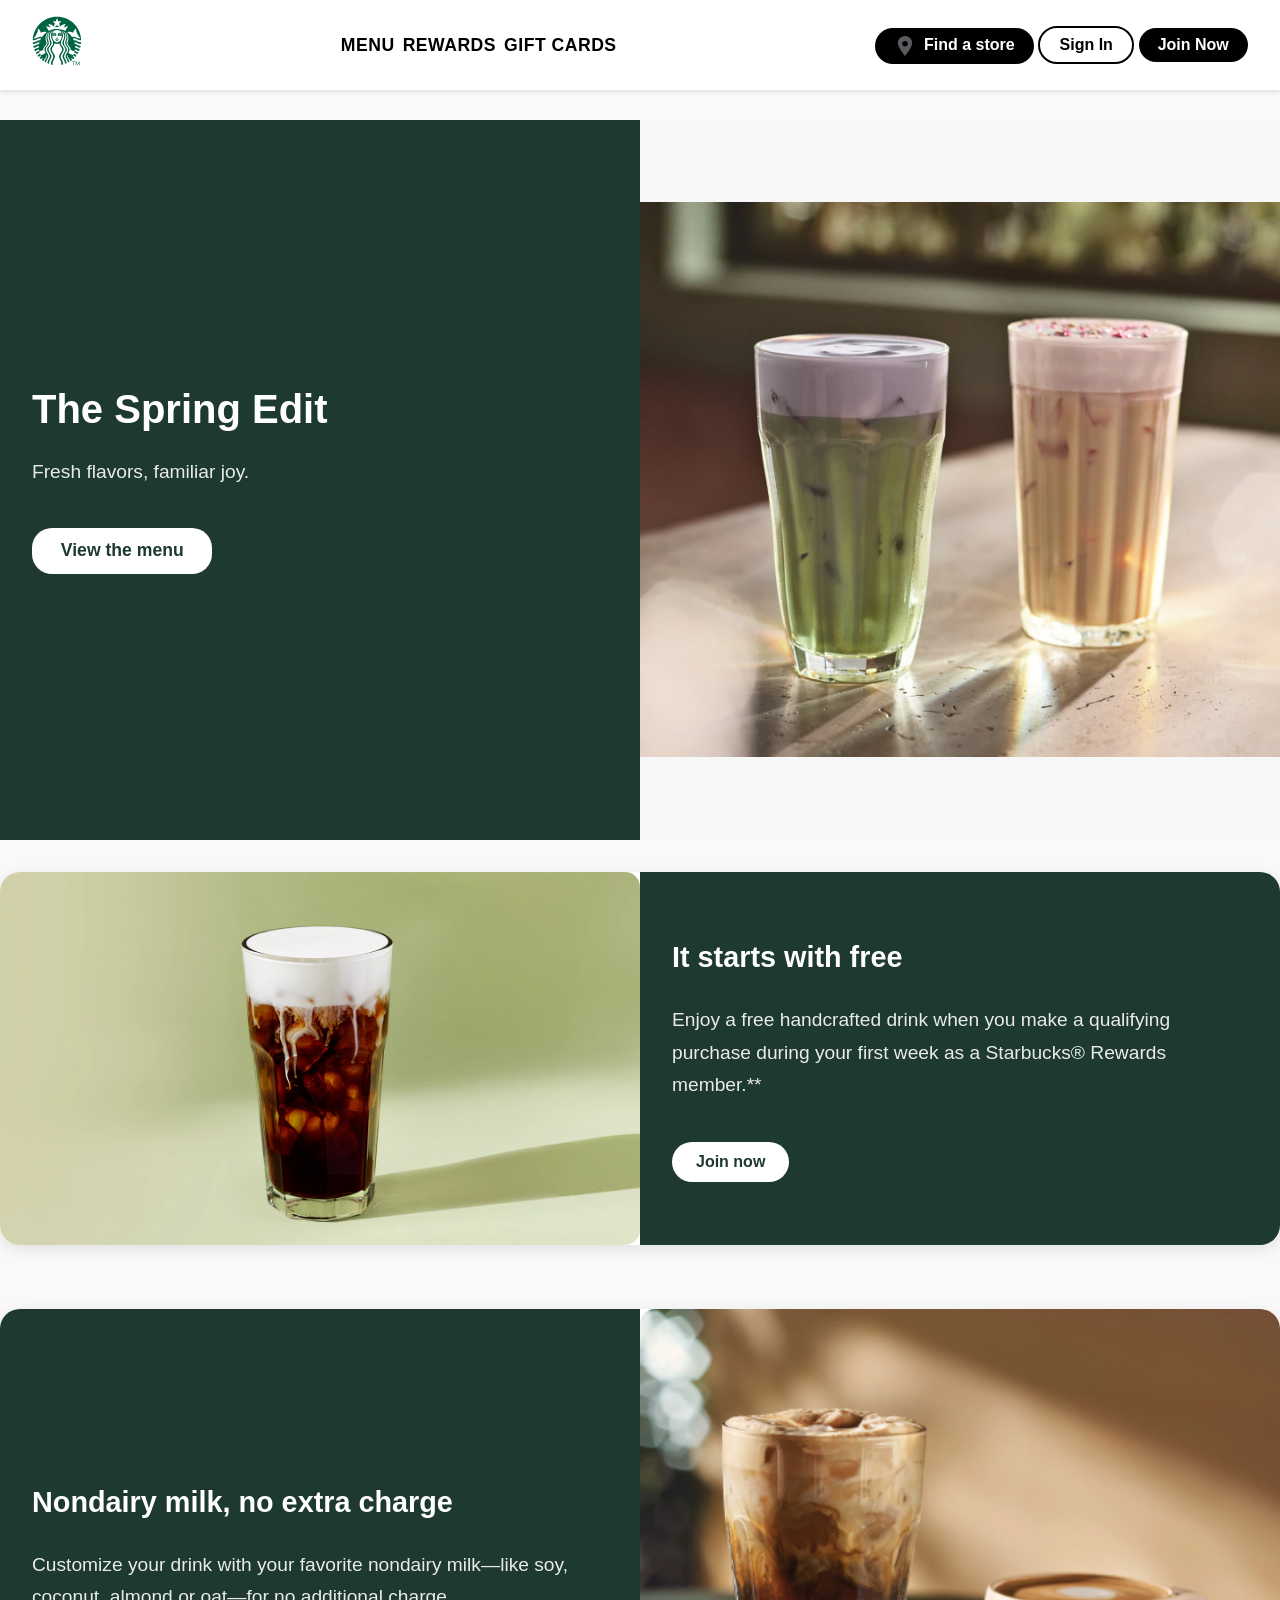
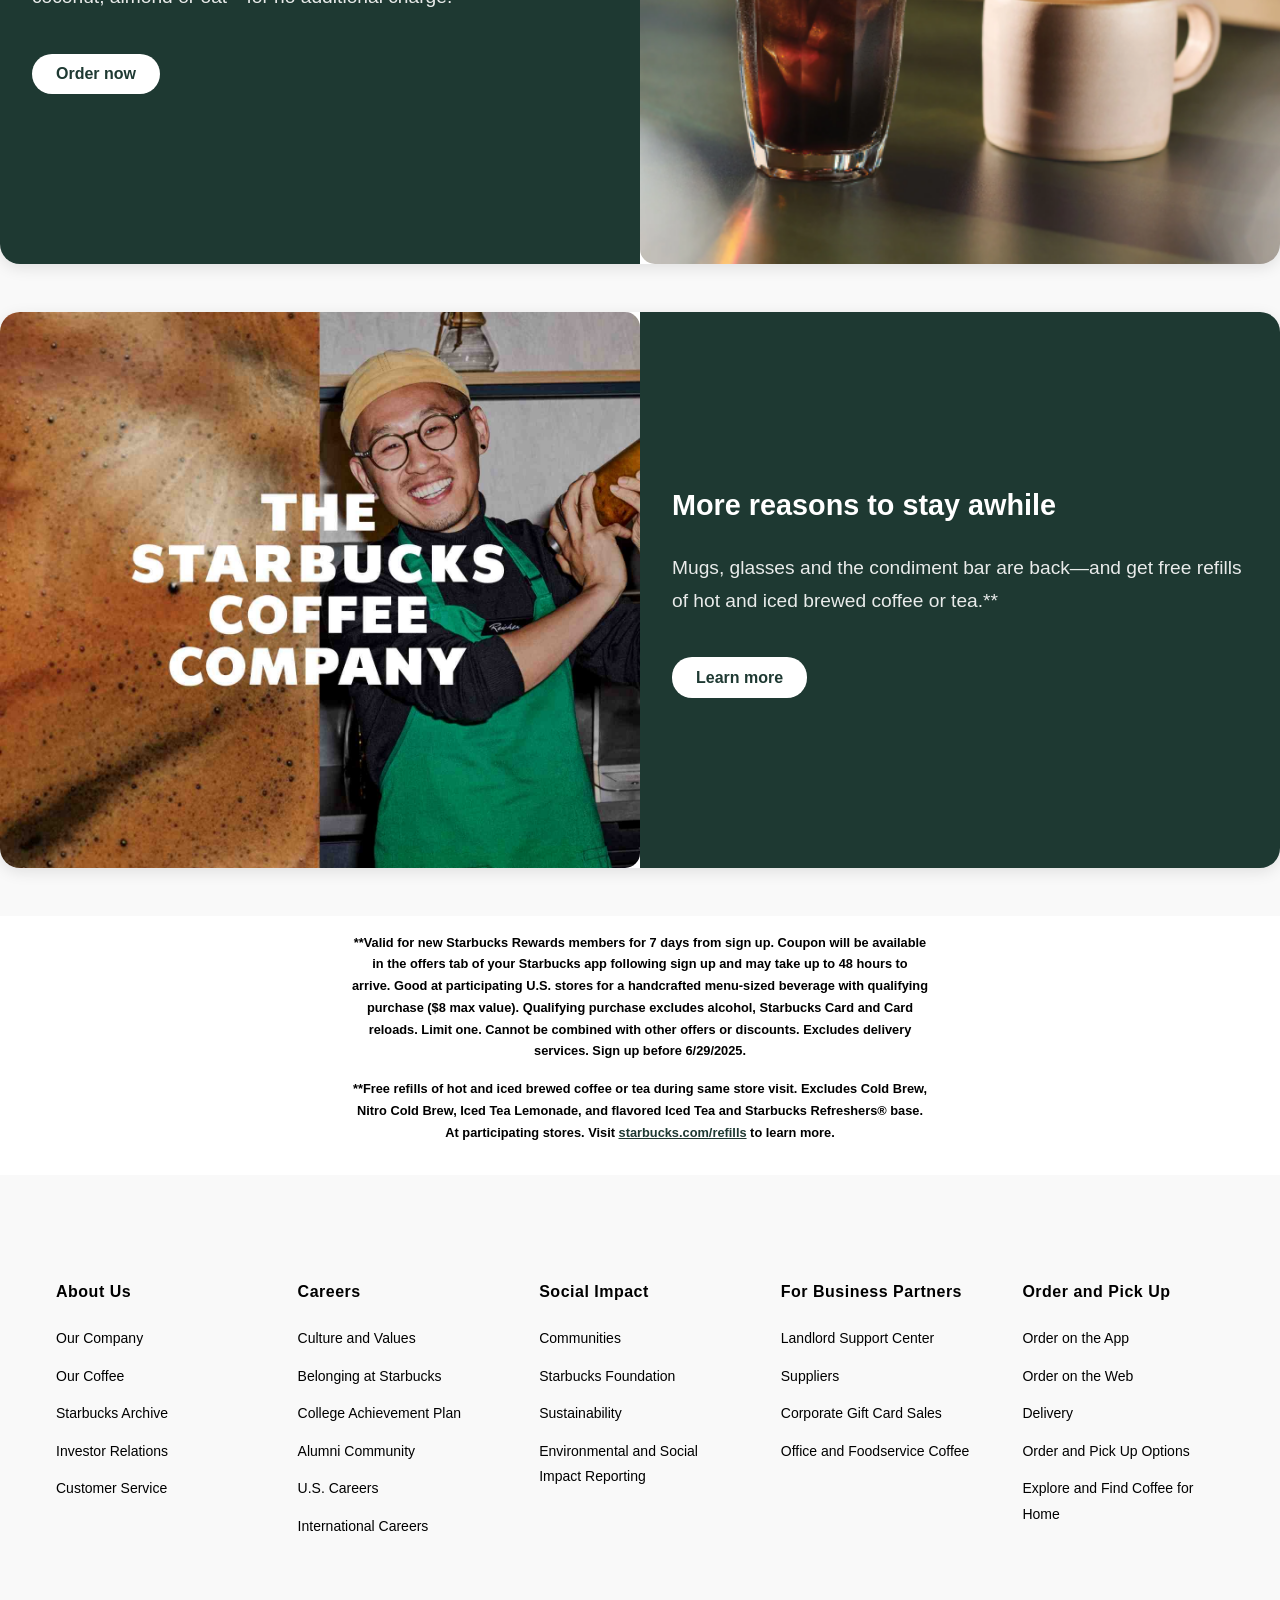
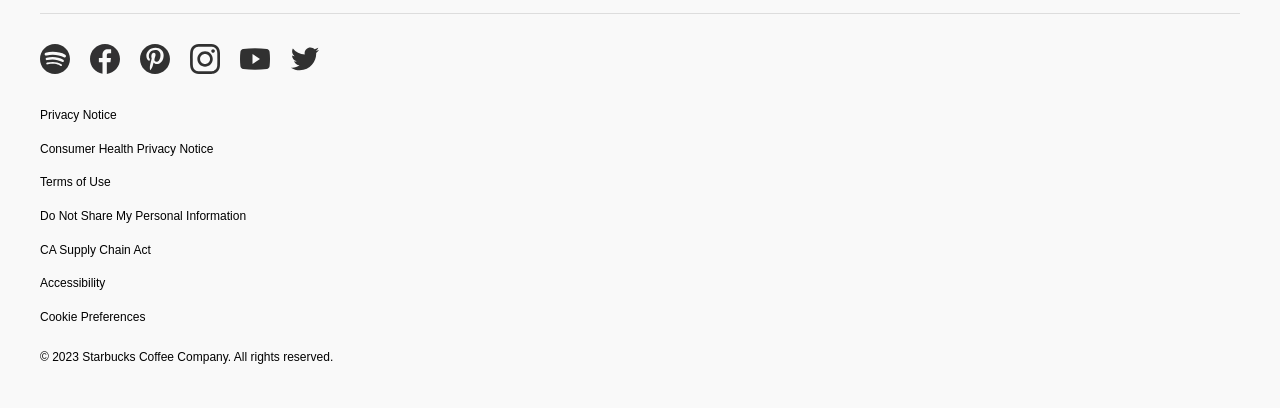
<file: index.html>
<!DOCTYPE html>
<html lang="en">
<head>
  <meta charset="UTF-8">
  <meta name="viewport" content="width=device-width, initial-scale=1.0">
  <title>Starbucks Spring Edit</title>
  <link rel="stylesheet" href="css/style.css">
</head>
<body>
  <header class="navbar">
    <div class="logo">
      <img src="assets/logo.svg" alt="Starbucks Logo">
    </div>
    <nav>
      <ul class="nav-links">
        <li><a href="menu.html">Menu</a></li>
        <li><a href="#">Rewards</a></li>
        <li><a href="#">Gift Cards</a></li>
      </ul>
    </nav>
    <div class="nav-buttons">
      <button class="btn find-store-btn">
        <img src="assets/location.svg" alt="Location" class="location-icon">
        Find a store
      </button>
      <button class="btn-outline">Sign In</button>
      <button class="btn">Join Now</button>
    </div>      
  </header>

  <main class="hero-section">
    <section class="hero-text">
      <h1>The Spring Edit</h1>
      <p>Fresh flavors, familiar joy.</p>
      <button class="view-menu" id="viewMenuBtn">View the menu</button>
    </section>
    <section class="hero-image">
      <img src="assets/hero.png" alt="Spring Drinks" />
    </section>
  </main>

  <!-- Content First -->
  <section class="content-first">
    <div class="content-card">
      <div class="content-image">
        <img src="assets/drink1.png" alt="Iced coffee with spring flavors">
      </div>
      <div class="content-text">
        <h2>It starts with free</h2>
        <p>Enjoy a free handcrafted drink when you make a qualifying purchase during your first week as a Starbucks® Rewards member.**</p>
        <button class="small-button" id="joinNowBtn">Join now</button>
      </div>
    </div>
  </section>

  <!-- Content Section -->
  <section class="content-section">
    <div class="content-card drink2-card">
        <div class="content-text">
            <h2>Nondairy milk, no extra charge</h2>
            <p>Customize your drink with your favorite nondairy milk—like soy, coconut, almond or oat—for no additional charge.</p>
            <button class="small-button" id="orderNowBtn">Order now</button>
        </div>
        <div class="content-image">
            <img src="assets/drink2.png" alt="Latte with nondairy milk options">
        </div>
    </div>

    <div class="content-card">
        <div class="content-image">
            <img src="assets/barista.png" alt="Barista preparing drinks">
        </div>
        <div class="content-text">
            <h2>More reasons to stay awhile</h2>
            <p>Mugs, glasses and the condiment bar are back—and get free refills of hot and iced brewed coffee or tea.**</p>
            <button class="small-button" id="learnMoreBtn">Learn more</button>
        </div>
    </div>
  </section>

  <!-- Special Offer Section -->
  <section class="special-offer">
    <p><strong>**Valid for new Starbucks Rewards members for 7 days from sign up. Coupon will be available in the offers tab of your Starbucks app following sign up and may take up to 48 hours to arrive. Good at participating U.S. stores for a handcrafted menu-sized beverage with qualifying purchase ($8 max value). Qualifying purchase excludes alcohol, Starbucks Card and Card reloads. Limit one. Cannot be combined with other offers or discounts. Excludes delivery services. Sign up before 6/29/2025.</strong></p>
    <p><strong>**Free refills of hot and iced brewed coffee or tea during same store visit. Excludes Cold Brew, Nitro Cold Brew, Iced Tea Lemonade, and flavored Iced Tea and Starbucks Refreshers® base. At participating stores. Visit <a href="http://starbucks.com/refills" target="_blank" rel="noopener noreferrer">starbucks.com/refills</a> to learn more.</strong></p>
  </section>
  
  <!-- Footer Section -->
  <footer class="footer">
    <div class="footer-container">
      <div class="footer-columns">
        <div class="footer-column">
          <h3>About Us</h3>
          <ul>
            <li><a href="#">Our Company</a></li>
            <li><a href="#">Our Coffee</a></li>
            <li><a href="#">Starbucks Archive</a></li>
            <li><a href="#">Investor Relations</a></li>
            <li><a href="#">Customer Service</a></li>
          </ul>
        </div>

        <div class="footer-column">
          <h3>Careers</h3>
          <ul>
            <li><a href="#">Culture and Values</a></li>
            <li><a href="#">Belonging at Starbucks</a></li>
            <li><a href="#">College Achievement Plan</a></li>
            <li><a href="#">Alumni Community</a></li>
            <li><a href="#">U.S. Careers</a></li>
            <li><a href="#">International Careers</a></li>
          </ul>
        </div>

        <div class="footer-column">
          <h3>Social Impact</h3>
          <ul>
            <li><a href="#">Communities</a></li>
            <li><a href="#">Starbucks Foundation</a></li>
            <li><a href="#">Sustainability</a></li>
            <li><a href="#">Environmental and Social Impact Reporting</a></li>
          </ul>
        </div>

        <div class="footer-column">
          <h3>For Business Partners</h3>
          <ul>
            <li><a href="#">Landlord Support Center</a></li>
            <li><a href="#">Suppliers</a></li>
            <li><a href="#">Corporate Gift Card Sales</a></li>
            <li><a href="#">Office and Foodservice Coffee</a></li>
          </ul>
        </div>

        <div class="footer-column">
          <h3>Order and Pick Up</h3>
          <ul>
            <li><a href="#">Order on the App</a></li>
            <li><a href="#">Order on the Web</a></li>
            <li><a href="#">Delivery</a></li>
            <li><a href="#">Order and Pick Up Options</a></li>
            <li><a href="#">Explore and Find Coffee for Home</a></li>
          </ul>
        </div>
      </div>

      <div class="footer-divider"></div>

      <div class="social-links">
        <a href="#"><img src="assets/social-spotify.svg" alt="Spotify"></a>
        <a href="#"><img src="assets/social-facebook.svg" alt="Facebook"></a>
        <a href="#"><img src="assets/social-pinterest.svg" alt="Pinterest"></a>
        <a href="#"><img src="assets/social-instagram.svg" alt="Instagram"></a>
        <a href="#"><img src="assets/social-youtube.svg" alt="YouTube"></a>
        <a href="#"><img src="assets/social-twitter.svg" alt="Twitter"></a>
      </div>
      <div class="legal-links">
        <ul class="legal-links">
          <li><a href="#">Privacy Notice</a></li>
          <li><a href="#">Consumer Health Privacy Notice</a></li>
          <li><a href="#">Terms of Use</a></li>
          <li><a href="#">Do Not Share My Personal Information</a></li>
          <li><a href="#">CA Supply Chain Act</a></li>
          <li><a href="#">Accessibility</a></li>
          <li><a href="#">Cookie Preferences</a></li>
        </ul>
      </div>

      <div class="copyright">
        <p>© 2023 Starbucks Coffee Company. All rights reserved.</p>
      </div>
    </div>
  </footer>

  <script src="js/script.js"></script>
</body>
</html>
</file>
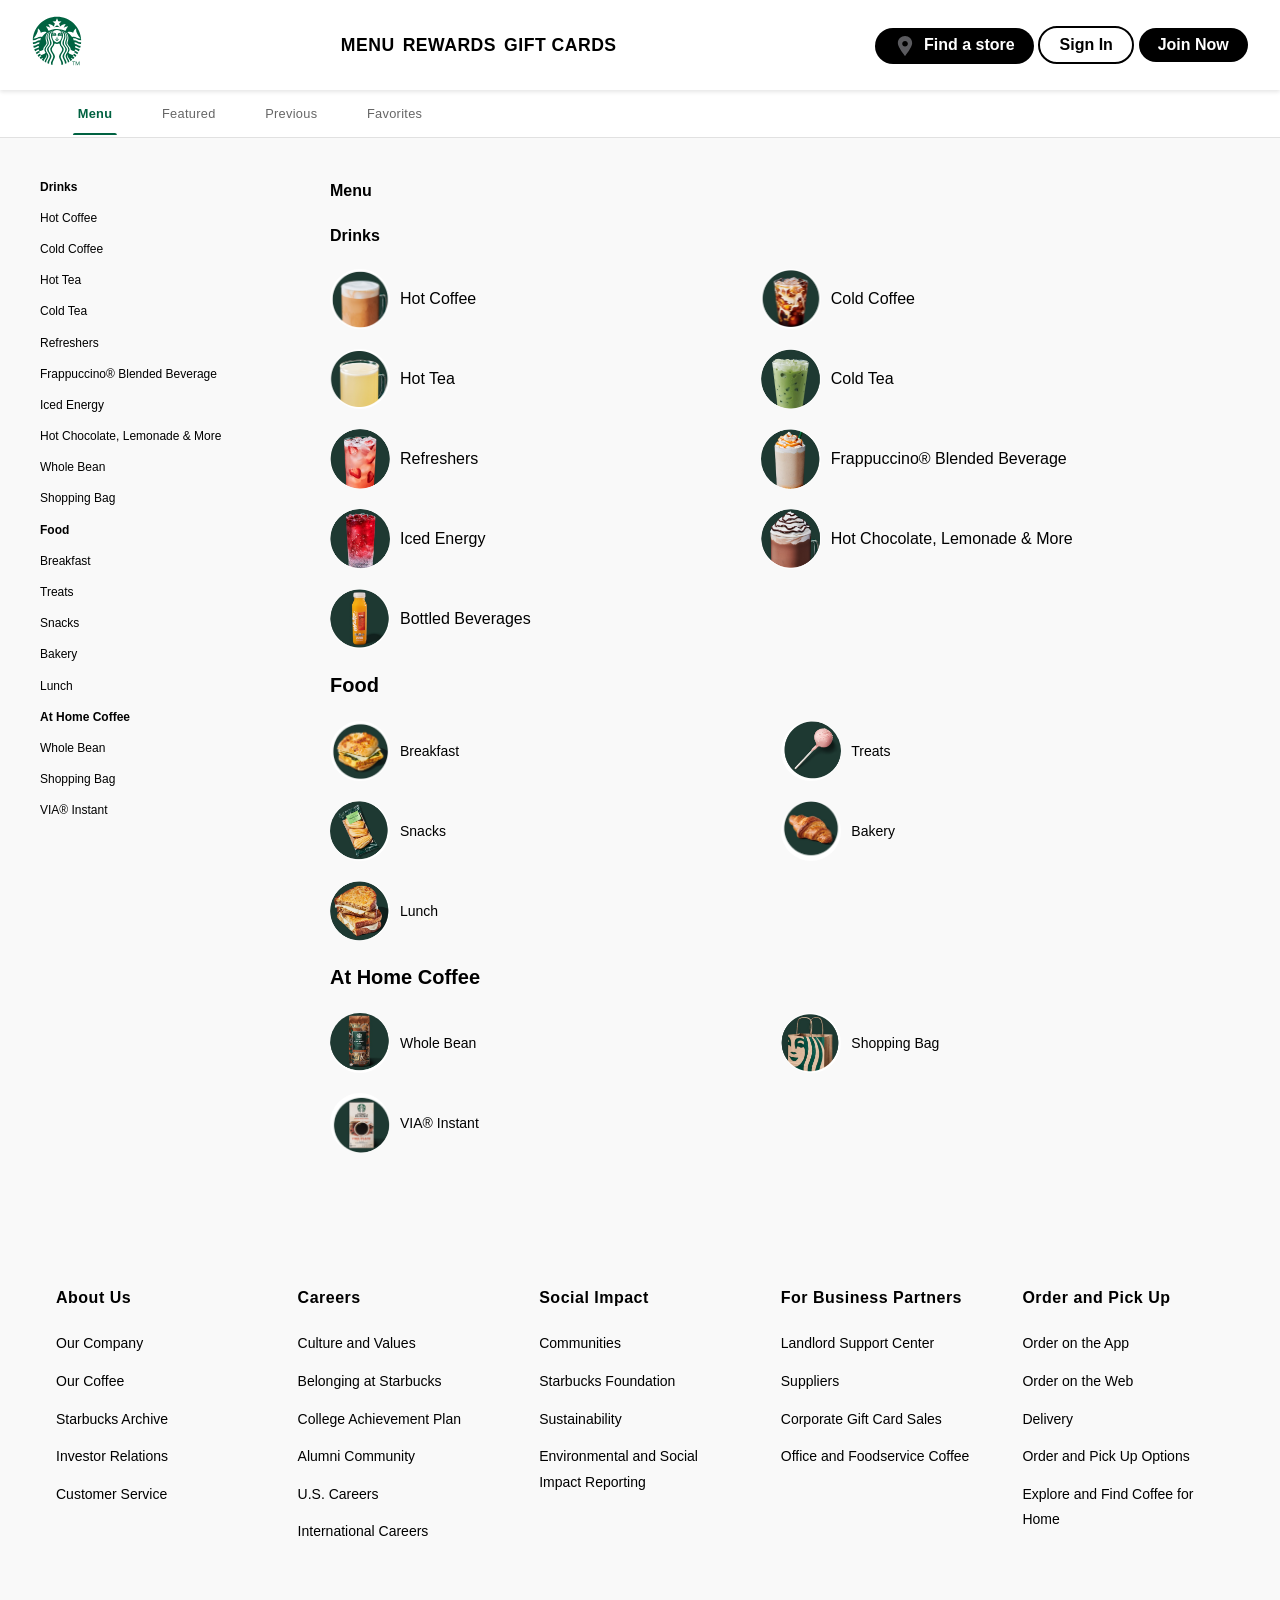
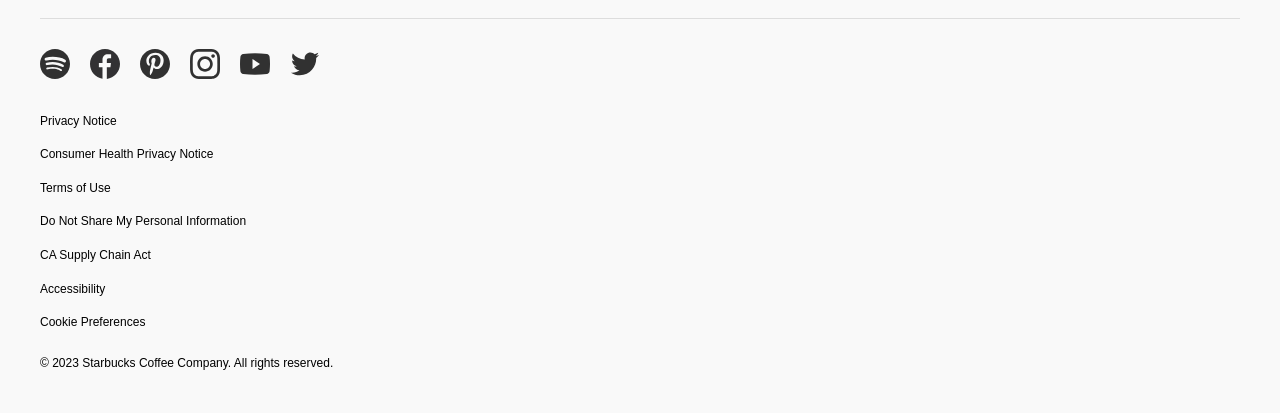
<file: menu.html>
<!DOCTYPE html>
<html lang="en">
<head>
  <meta charset="UTF-8">
  <meta name="viewport" content="width=device-width, initial-scale=1">
  <title>Starbucks Menu</title>
  <link rel="stylesheet" href="css/style.css">
</head>
<body>
  <!-- Navbar -->
  <header class="navbar">
    <div class="logo">
      <img src="assets/logo.svg" alt="Starbucks Logo">
    </div>
    <nav>
      <ul class="nav-links">
        <li><a href="menu.html">Menu</a></li>
        <li><a href="#">Rewards</a></li>
        <li><a href="#">Gift Cards</a></li>
      </ul>
    </nav>
    <div class="nav-buttons">
      <button class="btn find-store-btn">
        <img src="assets/location.svg" alt="Location" class="location-icon">
        Find a store
      </button>
      <button class="btn-outline">Sign In</button>
      <button class="btn">Join Now</button>
    </div>      
  </header>

  <!-- Main -->
    <main>
    <!-- Secondary Navigation Bar -->
    <nav class="secondary-nav">
      <div class="secondary-nav-container">
          <button class="secondary-nav-btn active">Menu</button>
          <button class="secondary-nav-btn">Featured</button>
          <button class="secondary-nav-btn">Previous</button>
          <button class="secondary-nav-btn">Favorites</button>
      </div>
  </nav>

    <section class="menu-section">
      <div class="menu-container">

        <!-- Sidebar -->
        <div class="menu-sidebar">
          <p><strong>Drinks</strong></p>
          <p>Hot Coffee</p>
          <p>Cold Coffee</p>
          <p>Hot Tea</p>
          <p>Cold Tea</p>
          <p>Refreshers</p>
          <p>Frappuccino® Blended Beverage</p>
          <p>Iced Energy</p>
          <p>Hot Chocolate, Lemonade & More</p>
          <p>Whole Bean</p>
          <p>Shopping Bag</p>
          <p><strong>Food</strong></p>
          <p>Breakfast</p>
          <p>Treats</p>
          <p>Snacks</p>
          <p>Bakery</p>
          <p>Lunch</p>
          <p><strong>At Home Coffee</strong></p>
          <p>Whole Bean</p>
          <p>Shopping Bag</p>
          <p>VIA® Instant</p>
        </div>

        <!-- Isi Menu -->
        <div class="menu-content">

          <div class="menu-drinks-columns">

            <!-- Kolom Minuman Kiri -->
            <div class="menu-drinks-left">
              <div class="drink-item">
                <p><strong>Menu</strong></p>
              </div>
              <div class="drink-item">
                <p><strong>Drinks</strong></p>
              </div>
              <div class="drink-item">
                <img src="assets/hot-coffee.png" alt="Hot Coffee">
                <p>Hot Coffee</p>
              </div>
              <div class="drink-item">
                <img src="assets/hot-tea.png" alt="Hot Tea">
                <p>Hot Tea</p>
              </div>
              <div class="drink-item">
                <img src="assets/refreshers.png" alt="Refreshers">
                <p>Refreshers</p>
              </div>
              <div class="drink-item">
                <img src="assets/iced-energy.png" alt="Iced Energy">
                <p>Iced Energy</p>
              </div>
              <div class="drink-item">
                <img src="assets/bottled-beverages.png" alt="Bottled Beverages">
                <p>Bottled Beverages</p>
              </div>
            </div>

            <!-- Kolom Minuman Kanan -->
            <div class="menu-drinks-right">
              <div class="drink-item" style="visibility: hidden;">
                <p><strong>Hidden</strong></p>
              </div>
              <div class="drink-item" style="visibility: hidden;">
                <p><strong>Hidden</strong></p>
              </div>
              <div class="drink-item">
                <img src="assets/cold-coffee.png" alt="Cold Coffee">
                <p>Cold Coffee</p>
              </div>
              <div class="drink-item">
                <img src="assets/cold-tea.png" alt="Cold Tea">
                <p>Cold Tea</p>
              </div>
              <div class="drink-item">
                <img src="assets/frappuccino.png" alt="Frappuccino® Blended Beverage">
                <p>Frappuccino® Blended Beverage</p>
              </div>
              <div class="drink-item">
                <img src="assets/hot-chocolate.png" alt="Hot Chocolate, Lemonade & More">
                <p>Hot Chocolate, Lemonade & More</p>
              </div>
            </div>
          </div>

          <!-- Bagian Food -->
          <div class="food-title">
            <p><strong>Food</strong></p>
          </div>
          <div class="menu-food">
            <div class="food-columns">
              <!-- Kiri -->
              <div class="food-left">
                <div class="food-item">
                  <img src="assets/breakfast.png" alt="Breakfast">
                  <p>Breakfast</p>
                </div>
                <div class="food-item">
                  <img src="assets/snacks.png" alt="Snacks">
                  <p>Snacks</p>
                </div>
                <div class="food-item">
                  <img src="assets/lunch.png" alt="Lunch">
                  <p>Lunch</p>
                </div>
              </div>
              <!-- Kanan -->
              <div class="food-right">
                <div class="food-item">
                  <img src="assets/treats.png" alt="Treats">
                  <p>Treats</p>
                </div>
                <div class="food-item">
                  <img src="assets/bakery.png" alt="Bakery">
                  <p>Bakery</p>
                </div>
              </div>
            </div>
          </div>

          <!-- At Home Coffee -->
          <div class="food-title">
            <p><strong>At Home Coffee</strong></p>
          </div>
          <div class="menu-at-home-coffee">
            <div class="at-home-coffee-columns">
              <!-- Kiri -->
              <div class="at-home-coffee-left">
                <div class="at-home-coffee-item">
                  <img src="assets/whole-bean.png" alt="Whole Bean">
                  <p>Whole Bean</p>
                </div>
                <div class="at-home-coffee-item">
                  <img src="assets/via-instant.png" alt="VIA® Instant">
                  <p>VIA® Instant</p>
                </div>
              </div>
              <!-- Kanan -->
              <div class="at-home-coffee-right">
                <div class="at-home-coffee-item">
                  <img src="assets/shopping-bag.png" alt="Shopping Bag">
                  <p>Shopping Bag</p>
                </div>
              </div>
            </div>
          </div>

        </div>
      </div>
    </section>
  </main>

  <!-- Footer Section -->
  <footer class="footer">
    <div class="footer-container">
      <div class="footer-columns">
        <div class="footer-column">
          <h3>About Us</h3>
          <ul>
            <li><a href="#">Our Company</a></li>
            <li><a href="#">Our Coffee</a></li>
            <li><a href="#">Starbucks Archive</a></li>
            <li><a href="#">Investor Relations</a></li>
            <li><a href="#">Customer Service</a></li>
          </ul>
        </div>

        <div class="footer-column">
          <h3>Careers</h3>
          <ul>
            <li><a href="#">Culture and Values</a></li>
            <li><a href="#">Belonging at Starbucks</a></li>
            <li><a href="#">College Achievement Plan</a></li>
            <li><a href="#">Alumni Community</a></li>
            <li><a href="#">U.S. Careers</a></li>
            <li><a href="#">International Careers</a></li>
          </ul>
        </div>

        <div class="footer-column">
          <h3>Social Impact</h3>
          <ul>
            <li><a href="#">Communities</a></li>
            <li><a href="#">Starbucks Foundation</a></li>
            <li><a href="#">Sustainability</a></li>
            <li><a href="#">Environmental and Social Impact Reporting</a></li>
          </ul>
        </div>

        <div class="footer-column">
          <h3>For Business Partners</h3>
          <ul>
            <li><a href="#">Landlord Support Center</a></li>
            <li><a href="#">Suppliers</a></li>
            <li><a href="#">Corporate Gift Card Sales</a></li>
            <li><a href="#">Office and Foodservice Coffee</a></li>
          </ul>
        </div>

        <div class="footer-column">
          <h3>Order and Pick Up</h3>
          <ul>
            <li><a href="#">Order on the App</a></li>
            <li><a href="#">Order on the Web</a></li>
            <li><a href="#">Delivery</a></li>
            <li><a href="#">Order and Pick Up Options</a></li>
            <li><a href="#">Explore and Find Coffee for Home</a></li>
          </ul>
        </div>
      </div>

      <div class="footer-divider"></div>

      <div class="social-links">
        <a href="#"><img src="assets/social-spotify.svg" alt="Spotify"></a>
        <a href="#"><img src="assets/social-facebook.svg" alt="Facebook"></a>
        <a href="#"><img src="assets/social-pinterest.svg" alt="Pinterest"></a>
        <a href="#"><img src="assets/social-instagram.svg" alt="Instagram"></a>
        <a href="#"><img src="assets/social-youtube.svg" alt="YouTube"></a>
        <a href="#"><img src="assets/social-twitter.svg" alt="Twitter"></a>
      </div>
      <div class="legal-links">
        <ul class="legal-links">
          <li><a href="#">Privacy Notice</a></li>
          <li><a href="#">Consumer Health Privacy Notice</a></li>
          <li><a href="#">Terms of Use</a></li>
          <li><a href="#">Do Not Share My Personal Information</a></li>
          <li><a href="#">CA Supply Chain Act</a></li>
          <li><a href="#">Accessibility</a></li>
          <li><a href="#">Cookie Preferences</a></li>
        </ul>
      </div>

      <div class="copyright">
        <p>© 2023 Starbucks Coffee Company. All rights reserved.</p>
      </div>
    </div>
  </footer>

  <script src="js/script.js"></script>
</body>
</html>
</file>
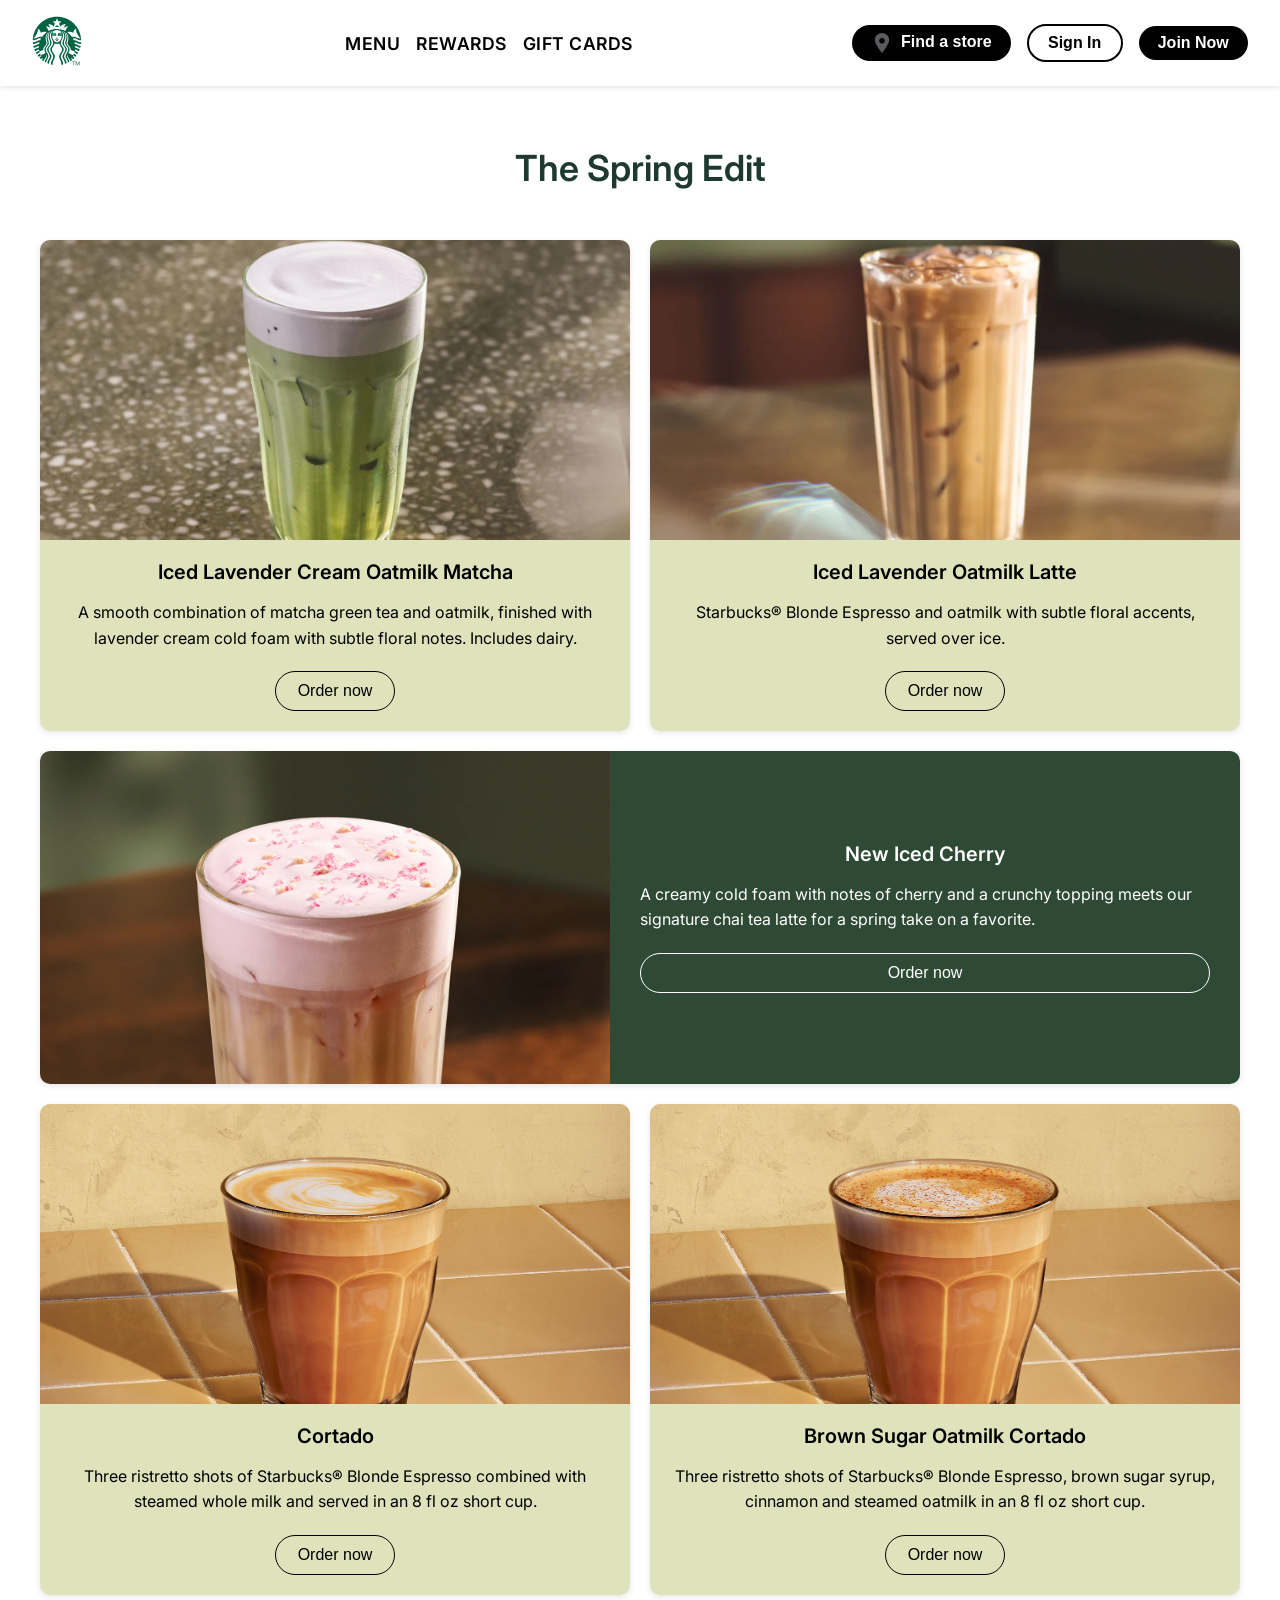
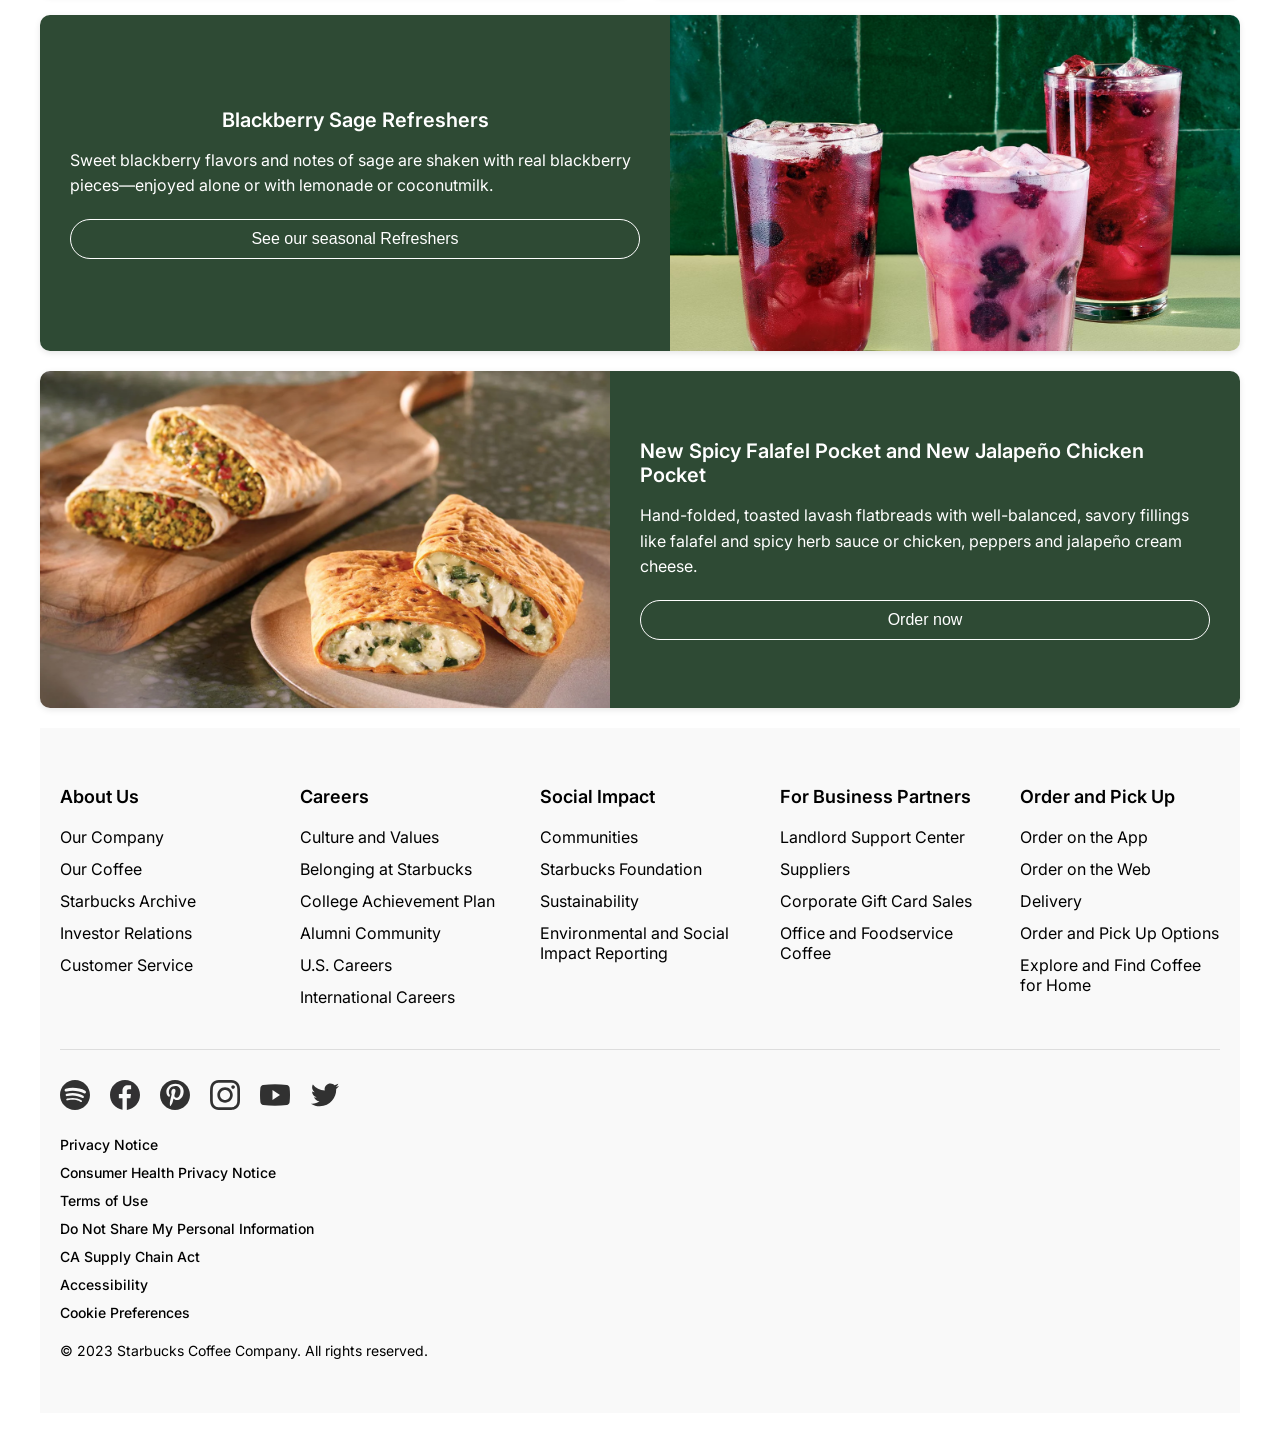
<file: viewmenu.html>
<!DOCTYPE html>
<html lang="en">
<head>
  <meta charset="UTF-8" />
  <meta name="viewport" content="width=device-width, initial-scale=1" />
  <title>Spring Menu</title>
  <link rel="stylesheet" href="css/viewmenu.css" />
  <link href="https://fonts.googleapis.com/css2?family=Inter:wght@400;500;600&display=swap" rel="stylesheet">
</head>
<body>

  <!-- Navbar Section -->
  <header class="navbar">
    <div class="logo">
      <img src="assets/logo.svg" alt="Starbucks Logo">
    </div>
    <nav>
      <ul class="nav-links">
        <li><a href="menu.html">Menu</a></li>
        <li><a href="#">Rewards</a></li>
        <li><a href="#">Gift Cards</a></li>
      </ul>
    </nav>
    <div class="nav-buttons">
      <button class="btn find-store-btn">
        <img src="assets/location.svg" alt="Location" class="location-icon">
        Find a store
      </button>
      <button class="btn-outline">Sign In</button>
      <button class="btn">Join Now</button>
    </div>
  </header>

  <!-- The Spring Edit Section -->
  <section class="spring-edit-heading">
    <h1>The Spring Edit</h1>
  </section>
  
  <div class="menu-container">
    <div class="menu-row">
      <div class="menu-item">
        <img src="assets/iced-lavender-matcha.png" alt="Iced Lavender Cream Oatmilk Matcha" />
        <div class="menu-content light-bg">
          <h2>Iced Lavender Cream Oatmilk Matcha</h2>
          <p>A smooth combination of matcha green tea and oatmilk, finished with lavender cream cold foam with subtle floral notes. Includes dairy.</p>
          <button>Order now</button>
        </div>
      </div>

      <div class="menu-item">
        <img src="assets/iced-lavender-latte.png" alt="Iced Lavender Oatmilk Latte" />
        <div class="menu-content light-bg">
          <h2>Iced Lavender Oatmilk Latte</h2>
          <p>Starbucks® Blonde Espresso and oatmilk with subtle floral accents, served over ice.</p>
          <button>Order now</button>
        </div>
      </div>
    </div>

    <div class="menu-row">
      <div class="cherry-item">
        <div class="cherry-image">
          <img src="assets/iced-cherry-chai.png" alt="New Iced Cherry" />
        </div>
        <div class="cherry-content dark-bg">
          <h2>New Iced Cherry</h2>
          <p>A creamy cold foam with notes of cherry and a crunchy topping meets our signature chai tea latte for a spring take on a favorite.</p>
          <button>Order now</button>
        </div>
      </div>
    </div>

    <div class="menu-row">
        <div class="menu-item">
          <img src="assets/cortado.png" alt="Cortado" />
          <div class="menu-content light-bg">
            <h2>Cortado</h2>
            <p>Three ristretto shots of Starbucks® Blonde Espresso combined with steamed whole milk and served in an 8 fl oz short cup.</p>
            <button>Order now</button>
          </div>
        </div>
  
        <div class="menu-item">
          <img src="assets/cortado-brown-sugar.png" alt="Brown Sugar Oatmilk Cortado" />
          <div class="menu-content light-bg">
            <h2>Brown Sugar Oatmilk Cortado</h2>
            <p>Three ristretto shots of Starbucks® Blonde Espresso, brown sugar syrup, cinnamon and steamed oatmilk in an 8 fl oz short cup.</p>
            <button>Order now</button>
          </div>
        </div>
      </div>

      <div class="menu-row">
        <div class="blackberry-item">
          <div class="blackberry-image">
            <img src="assets/blackberry.png" alt="Blackberry Sage Refreshers" />
          </div>
          <div class="blackberry-content dark-bg">
            <h2>Blackberry Sage Refreshers</h2>
            <p>Sweet blackberry flavors and notes of sage are shaken with real blackberry pieces—enjoyed alone or with lemonade or coconutmilk.</p>
            <button>See our seasonal Refreshers</button>
          </div>
        </div>
      </div>

      <div class="menu-row">
        <div class="spicy-item">
          <div class="spicy-image">
            <img src="assets/spicy.png" alt="Spicy" />
          </div>
          <div class="spicy-content dark-bg">
            <h2>New Spicy Falafel Pocket and New Jalapeño Chicken Pocket</h2>
            <p>Hand-folded, toasted lavash flatbreads with well-balanced, savory fillings like falafel and spicy herb sauce or chicken, peppers and jalapeño cream cheese.</p>
            <button>Order now</button>
          </div>
        </div>
      </div>

        <!-- Footer Section -->
  <footer class="footer">
    <div class="footer-container">
      <div class="footer-columns">
        <div class="footer-column">
          <h3>About Us</h3>
          <ul>
            <li><a href="#">Our Company</a></li>
            <li><a href="#">Our Coffee</a></li>
            <li><a href="#">Starbucks Archive</a></li>
            <li><a href="#">Investor Relations</a></li>
            <li><a href="#">Customer Service</a></li>
          </ul>
        </div>

        <div class="footer-column">
          <h3>Careers</h3>
          <ul>
            <li><a href="#">Culture and Values</a></li>
            <li><a href="#">Belonging at Starbucks</a></li>
            <li><a href="#">College Achievement Plan</a></li>
            <li><a href="#">Alumni Community</a></li>
            <li><a href="#">U.S. Careers</a></li>
            <li><a href="#">International Careers</a></li>
          </ul>
        </div>

        <div class="footer-column">
          <h3>Social Impact</h3>
          <ul>
            <li><a href="#">Communities</a></li>
            <li><a href="#">Starbucks Foundation</a></li>
            <li><a href="#">Sustainability</a></li>
            <li><a href="#">Environmental and Social Impact Reporting</a></li>
          </ul>
        </div>

        <div class="footer-column">
          <h3>For Business Partners</h3>
          <ul>
            <li><a href="#">Landlord Support Center</a></li>
            <li><a href="#">Suppliers</a></li>
            <li><a href="#">Corporate Gift Card Sales</a></li>
            <li><a href="#">Office and Foodservice Coffee</a></li>
          </ul>
        </div>

        <div class="footer-column">
          <h3>Order and Pick Up</h3>
          <ul>
            <li><a href="#">Order on the App</a></li>
            <li><a href="#">Order on the Web</a></li>
            <li><a href="#">Delivery</a></li>
            <li><a href="#">Order and Pick Up Options</a></li>
            <li><a href="#">Explore and Find Coffee for Home</a></li>
          </ul>
        </div>
      </div>

      <div class="footer-divider"></div>

      <div class="social-links">
        <a href="#"><img src="assets/social-spotify.svg" alt="Spotify"></a>
        <a href="#"><img src="assets/social-facebook.svg" alt="Facebook"></a>
        <a href="#"><img src="assets/social-pinterest.svg" alt="Pinterest"></a>
        <a href="#"><img src="assets/social-instagram.svg" alt="Instagram"></a>
        <a href="#"><img src="assets/social-youtube.svg" alt="YouTube"></a>
        <a href="#"><img src="assets/social-twitter.svg" alt="Twitter"></a>
      </div>
      <div class="legal-links">
        <ul class="legal-links">
          <li><a href="#">Privacy Notice</a></li>
          <li><a href="#">Consumer Health Privacy Notice</a></li>
          <li><a href="#">Terms of Use</a></li>
          <li><a href="#">Do Not Share My Personal Information</a></li>
          <li><a href="#">CA Supply Chain Act</a></li>
          <li><a href="#">Accessibility</a></li>
          <li><a href="#">Cookie Preferences</a></li>
        </ul>
      </div>

      <div class="copyright">
        <p>© 2023 Starbucks Coffee Company. All rights reserved.</p>
      </div>
    </div>
  </footer>

  <script src="js/script.js"></script>
</body>
</html>
</file>
<file: css/style.css>
* {
        margin: 0;
        padding: 0;
        box-sizing: border-box;
        font-family: 'Helvetica Neue', Arial, sans-serif;
    }

    body {
        color: #000;
        line-height: 1.6;
        background-color: #f9f9f9;
    }

    /* Navbar Styling */
    .navbar {
        margin-bottom: 0;
        display: flex;
        justify-content: space-between;
        align-items: center;
        padding: 1rem 2rem;
        background-color: white;
        position: sticky;
        top: 0;
        z-index: 100;
        box-shadow: 0 2px 4px rgba(0,0,0,0.1);
    }

    .logo img {
        height: 50px;
        transition: transform 0.3s ease;
        margin-right: 0;
    }

    .logo img:hover {
        transform: scale(1.05);
    }

    .nav-links {
        list-style: none;
        display: flex;
        gap: 0.5rem;
        margin-left: 0; 
    }

    .nav-links a {
        text-decoration: none;
        color: #000;
        font-weight: 600;
        font-size: 1.1rem;
        transition: color 0.3s ease;
        position: relative;
        text-transform: uppercase;
        letter-spacing: 0.5px;
    }

    .secondary-nav {
        background-color: #ffffff;
        padding: 0.5rem 0;
        border-bottom: 1px solid #e1e1e1;
        position: sticky;
        top: 60px; 
        z-index: 99;
    }

    .secondary-nav-container {
        display: flex;
        justify-content: center;
        gap: 1.5rem; 
        max-width: 500px;
        padding: 0 16px;
    }

    .secondary-nav-btn {
        background: none;
        border: none;
        padding: 0.5rem 0.8rem; 
        font-size: 0.80rem; 
        font-weight: 500; 
        color: #666666;
        cursor: pointer;
        transition: all 0.3s ease;
        position: relative;
        letter-spacing: 0.3px; 
    }

    .secondary-nav-btn.active {
        color: #006241;
        font-weight: 600; 
    }

    .secondary-nav-btn.active::after {
        content: '';
        position: absolute;
        bottom: -6px; 
        left: 50%;
        transform: translateX(-50%);
        width: calc(100% - 16px); 
        height: 2px;
        background-color: #006241;
        border-radius: 3px 3px 0 0;
    }

    .secondary-nav-btn:hover:not(.active) {
        color: #006241;
    }

    .btn, .btn-outline {
        padding: 0.5rem 1.2rem;
        border: none;
        cursor: pointer;
        font-weight: 600;
        border-radius: 20px;
        transition: all 0.3s ease;
        font-size: 1rem;
    }

    .btn {
        background-color: #000;
        color: white;
    }

    .btn:hover {
        background-color: #333;
        transform: translateY(-2px);
    }

    .btn-outline {
        background: white;
        border: 2px solid #000;
    }

    .btn-outline:hover {
        background-color: #f7f7f7;
        transform: translateY(-2px);
    }

    .location-icon {
        width: 20px;
        height: 20px;
        margin-right: 5px;
        vertical-align: middle;
    }


    /* Hero Section */
    .hero-section {
        margin-top: 30px;
        display: flex;
        flex-wrap: wrap;
        min-height: 80vh;
        background-color: #1e3932;
    }

    .hero-text {
        flex: 1 1 400px;
        color: white;
        display: flex;
        flex-direction: column;
        justify-content: center;
        padding: 4rem;
    }

    .hero-text h1 {
        font-size: 3.5rem;
        margin-bottom: 1.5rem;
        font-weight: 700;
        line-height: 1.2;
    }

    .hero-text p {
        font-size: 1.5rem;
        margin-bottom: 2.5rem;
        opacity: 0.9;
    }

    .view-menu {
        background-color: white;
        color: #1e3932;
        padding: 0.8rem 1.8rem;
        border: none;
        font-weight: 600;
        border-radius: 20px;
        cursor: pointer;
        font-size: 1.1rem;
        transition: all 0.3s ease;
        width: fit-content;
    }

    .view-menu:hover {
        background-color: #f1f1f1;
        transform: translateY(-2px);
        box-shadow: 0 4px 8px rgba(0,0,0,0.1);
    }

    .hero-image {
        flex: 1 1 400px;
        display: flex;
        align-items: center;
        justify-content: center;
        background: #f7f7f7;
        position: relative;
        overflow: hidden;
    }

    .hero-image img {
        width: 100%;
        max-width: 1000px;
        transition: transform 0.5s ease;
    }

    .hero-image:hover img {
        transform: scale(1.05);
    }

    /* Content Cards */
    .content-first, 
    .content-section {
        padding: 2rem 0;
        width: 100%;
        display: flex;
        flex-direction: column;
        gap: 3rem;
        max-width: 1500px;
        margin: 0 auto;
    }

    .content-card {
        display: flex;
        flex-wrap: wrap;
        background-color: #f7f7f7;
        border-radius: 20px;
        overflow: hidden;
        box-shadow: 0 4px 15px rgba(0,0,0,0.1);
        transition: transform 0.3s ease, box-shadow 0.3s ease;
        width: 100vw;
        position: relative;
    }

    .content-card:hover {
        transform: translateY(-5px);
        box-shadow: 0 8px 25px rgba(0,0,0,0.15);
    }

    .content-card .content-image {
        width: 100%;
        max-width: 1000px;
        flex: 1 1 400px;
        background: white;
        display: flex;
        align-items: center;
        justify-content: center;
        padding: 0rem;
    }


    .content-card .content-image img {
        width: 100%;
        max-width: 1000px;
        border-radius: 15px;
        object-fit: cover;
        transition: transform 0.5s ease;
        
    }

    .content-card:hover .content-image img {
        transform: scale(1.03);
    }

    .content-card .content-text {
        flex: 1 1 400px;
        background-color: #1e3932;
        color: white;
        padding: 3rem;
        display: flex;
        flex-direction: column;
        justify-content: center;
    }

    .content-card .content-text h2 {
        font-size: 2.2rem;
        margin-bottom: 1.5rem;
        font-weight: 700;
    }

    .content-card .content-text p {
        font-size: 1.2rem;
        margin-bottom: 2.5rem;
        opacity: 0.9;
        line-height: 1.7;
    }

    .content-card .small-button {
        background: white;
        color: #1e3932;
        padding: 0.7rem 1.5rem;
        border: none;
        border-radius: 20px;
        font-weight: 600;
        cursor: pointer;
        width: fit-content;
        font-size: 1rem;
        transition: all 0.3s ease;
    }

    .content-card .small-button:hover {
        background-color: #f1f1f1;
        transform: translateY(-2px);
        box-shadow: 0 4px 8px rgba(0,0,0,0.1);
    }

    /* Special Offer Section */
    .special-offer {
        background-color: white;
        color: #000;
        padding: 1rem 2rem;
        margin: 1rem auto 2rem;
        border-radius: 0px;
        max-width: 1400px;
    }

    .special-offer h2 {
        font-size: 0.9rem;
        margin-bottom: 0.8rem;
        color: #1e3932;
        font-weight: 500;
        text-align: left;
    }

    .special-offer p {
        padding: 0rem 20rem;
        font-size: 0.8rem;
        margin-bottom: 1rem;
        line-height: 1.7;
        text-align: center;
    }

    .special-offer a {
        color: #1e3932;
        text-decoration: underline;
        font-weight: 600;
        transition: color 0.3s ease;
    }

    .special-offer a:hover {
        color: #006241;
    }

    /* Footer Styles */
    .footer {
        background-color: #f9f9f9;
        padding: 40px 0;
    }

    .footer-container {
        max-width: 1400px;
        margin: 0 auto;
        padding: 0 40px;
    }

    .footer-columns {
        display: flex;
        flex-wrap: wrap;
        gap: 40px;
        margin-bottom: 30px;
    }

    .footer-column {
        flex: 1;
        min-width: 180px;
    }

    .footer-column h3 {
        font-size: 16px;
        font-weight: 600;
        color: #000;
        margin-bottom: 20px;
        letter-spacing: 0.5px;
    }

    .footer-column ul {
        list-style: none;
        padding: 0;
        margin: 0;
    }

    .footer-column ul li {
        margin-bottom: 12px;
    }

    .footer-column ul li a {
        color: #000;
        text-decoration: none;
        font-size: 14px;
        font-weight: 400;
        transition: color 0.2s;
    }

    .footer-column ul li a:hover {
        color: #006241;
    }

    .footer-divider {
        border-top: 1px solid #ddd;
        margin: 30px 0;
    }

    .social-links {
        display: flex;
        gap: 20px;
        margin-bottom: 20px;
    }

    .social-links a img {
        width: 30px;
        height: 30px;
        opacity: 0.8;
        transition: opacity 0.2s;
    }

    .social-links a:hover img {
        opacity: 1;
    }

    /* Legal Links Section */
    .legal-links {
        list-style: none; 
        padding-left: 0; 
        margin: 0 0 20px 0; 
    }

    .legal-links li {
        margin-bottom: 8px; 
    }

    .legal-links a {
        color: #000;
        text-decoration: none;
        font-size: 12px;
        font-weight: 500;
    }

    .legal-links a:hover {
        text-decoration: underline;
    }
    .copyright {
        font-size: 12px;
        color: #000;
        margin-top: 10px;
    }

    /* Menu Page Styles */
    .menu-container {
        display: flex;
        align-items: flex-start;
        gap: 60px;
        padding: 40px;
    }

    .menu-sidebar {
        width: 230px;
    }

    .menu-sidebar p {
        margin-bottom: 12px;
        font-size: 12px;
        font-weight: 500;
    }

    .menu-drinks-columns {
        display: flex;
        gap: 230px;
        justify-content: space-between;
    }

    .menu-drinks-left, .menu-drinks-right {
        flex-grow: 1;
    }

    .menu-drinks-left .drink-item, .menu-drinks-right .drink-item {
        display: flex;
        align-items: center;
        gap: 10px;
        text-align: left;
        justify-content: flex-start;
        margin-bottom: 20px;
    }

    .menu-drinks-left img, .menu-drinks-right img {
        width: 60px;
        height: 60px;
        border-radius: 50%;
        object-fit: cover;
    }

    .food-title, .menu-at-home-coffee-title {
        font-size: 20px;
        font-weight: 600;
        margin-bottom: 20px;
    }

    .food-columns, .at-home-coffee-columns {
        display: grid;
        grid-template-columns: repeat(2, 1fr);
        gap: 160px;
        padding-left: 0;
        margin-left: 0;
    }

    .food-item, .at-home-coffee-item {
        display: flex;
        align-items: center;
        gap: 10px;
        margin-bottom: 20px;
    }

    .food-item img, .at-home-coffee-item img {
        width: 60px;
        height: 60px;
        border-radius: 50%;
        object-fit: cover;
    }

    .food-item p, .at-home-coffee-item p {
        margin-top: 0;
        font-size: 14px;
    }

    /* Responsive Design */
    @media (max-width: 1024px) {
        .hero-text h1 {
            font-size: 3rem;
        }
        
        .hero-text p {
            font-size: 1.3rem;
        }
        
        .footer-columns {
            grid-template-columns: repeat(2, 1fr);
        }
    }

    /* Responsive adjustments */
    @media (max-width: 768px) {
        .navbar {
            flex-direction: column;
            align-items: flex-start;
            padding: 1rem;
        }
        
        .nav-links {
            margin: 0.5rem 0 0 0;
            width: 100%;
            justify-content: space-between;
        }
        
        .secondary-nav {
            top: auto; 
            position: relative;
        }
        
        .secondary-nav-container {
            justify-content: space-around;
            gap: 0.5rem;
            padding: 0 0.5rem;
        }
        
        .secondary-nav-btn {
            padding: 0.5rem;
            font-size: 0.75rem;
        }
    }
        
        .hero-text {
            padding: 2rem;
        }
        
        .hero-text h1 {
            font-size: 2.5rem;
        }
        
        .hero-text p {
            font-size: 1.2rem;
        }
        
        .content-card .content-text {
            padding: 2rem;
        }
        
        .content-card .content-text h2 {
            font-size: 1.8rem;
        }
        
        .footer-columns {
            grid-template-columns: 1fr;
            padding: 2rem 1rem;
        }
        
        .legal-links {
            flex-direction: column;
            gap: 1rem;
        }

    @media (max-width: 480px) {
        .hero-text h1 {
            font-size: 2rem;
        }
        
        .hero-text p {
            font-size: 1.1rem;
        }
        
        .btn, .btn-outline {
            padding: 0.5rem 1rem;
            font-size: 0.9rem;
        }
        
        .content-card .content-text {
            padding: 1.5rem;
        }
        
        .content-card .content-text h2 {
            font-size: 1.5rem;
        }
        
        .content-card .content-text p {
            font-size: 1rem;
        }
        
        .special-offer h2 {
            font-size: 1.5rem;
        }
        
        .special-offer p {
            font-size: 1rem;
        }
        
        .footer-column {
            min-width: 100%;
        }
        
        .legal-links a::after {
            display: none;
        }
    }
</file>
<file: css/viewmenu.css>
/* Navbar Styling */
.navbar {
    display: flex;
    justify-content: space-between;
    align-items: center;
    padding: 1rem 2rem;
    background-color: white;
    position: sticky;
    top: 0;
    z-index: 100;
    box-shadow: 0 2px 4px rgba(0,0,0,0.1);
}

.logo img {
    height: 50px;
    transition: transform 0.3s ease;
    margin-right: 0.25rem;
}

.logo img:hover {
    transform: scale(1.05);
}

.nav-links {
    list-style: none;
    display: flex;
    gap: 1rem;
}

.nav-links a {
    text-decoration: none;
    color: #000;
    font-weight: 600;
    font-size: 1.1rem;
    transition: color 0.3s ease;
    position: relative;
    text-transform: uppercase;
    letter-spacing: 0.5px;
}

.nav-links a:hover {
    color: #1e3932;
}

.nav-links a::after {
    content: '';
    position: absolute;
    width: 0;
    height: 2px;
    bottom: -4px;
    left: 0;
    background-color: #1e3932;
    transition: width 0.3s ease;
}

.nav-links a:hover::after {
    width: 100%;
}

.nav-buttons {
    display: flex;
    gap: 1rem;
    align-items: center;
}

.btn, .btn-outline {
    padding: 0.5rem 1.2rem;
    border: none;
    cursor: pointer;
    font-weight: 600;
    border-radius: 20px;
    transition: all 0.3s ease;
    font-size: 1rem;
}

.btn {
    background-color: #000;
    color: white;
}

.btn:hover {
    background-color: #333;
    transform: translateY(-2px);
}

.btn-outline {
    background: white;
    border: 2px solid #000;
}

.btn-outline:hover {
    background-color: #f7f7f7;
    transform: translateY(-2px);
}

.location-icon {
    width: 20px;
    height: 20px;
    margin-right: 5px;
    vertical-align: middle;
}

/* Menu Styles (Preserved as requested) */
body {
    font-family: 'Inter', sans-serif;
    background-color: #fff;
    margin: 0;
    padding: 0;
}

.spring-edit-heading {
    text-align: center;
    margin-top: 60px;   
    margin-bottom: 30px;
  }
  
  .spring-edit-heading h1 {
    font-family: 'Inter', sans-serif;
    font-size: 36px;
    font-weight: 600;
    color: #1e3932;
  }
  

.menu-container {
    max-width: 1200px;
    width: 100%;
    margin: 0 auto;
    padding: 20px;
}

.menu-row {
    display: flex;
    gap: 20px;
    margin-bottom: 20px;
}

.menu-item {
    flex: 1;
    background-color: #f4f4f4;
    border-radius: 10px;
    overflow: hidden;
    box-shadow: 0 2px 6px rgba(0,0,0,0.1);
    display: flex;
    flex-direction: column;
    transition: transform 0.3s ease;
}
.menu-item:hover {
    transform: translateY(-5px);
}

.menu-item img {
    width: 100%;
    height: 300px;
    object-fit: cover;
}

.menu-content {
    flex: 1;
    padding: 20px;
    text-align: center;
}

.light-bg {
    background-color: #dfe3bb;
}

/* Cherry Item */
.cherry-item {
    display: flex;
    align-items: stretch;
    width: 100%;
    max-width: 1200px;
    margin: 0 auto;
    border-radius: 10px;
    overflow: hidden;
    box-shadow: 0 2px 6px rgba(0,0,0,0.1);
}

.cherry-image {
    flex: 1;
}

.cherry-image img {
    width: 100%;
    height: 100%;
    object-fit: cover;
    display: block;
}

.cherry-content {
    flex: 1;
    padding: 30px;
    display: flex;
    flex-direction: column;
    justify-content: center;
}

.dark-bg {
    background-color: #2e4a34;
    color: white;
}

.menu-content h2, .cherry-content h2, .blackberry-content h2, .spicy-content h2 {
    font-size: 20px;
    font-weight: 600;
    margin-bottom: 15px;
    margin: 0 auto;
}

.menu-content p, .cherry-content p, .blackberry-content p, .spicy-content p {
    font-size: 16px;
    line-height: 1.6;
    margin-bottom: 20px;
}

.menu-content button, .cherry-content button, 
.blackberry-content button, .spicy-content button {
    background-color: transparent;
    color: inherit;
    border: 1px solid currentColor;
    padding: 10px 22px;
    border-radius: 20px;
    font-size: 16px;
    cursor: pointer;
    transition: all 0.3s ease;
}

.light-bg button:hover {
    background-color: #2e4a34;
    color: white;
}

.dark-bg button:hover {
    background-color: white;
    color: #2e4a34;
}

/* Blackberry Item */
.blackberry-item {
    display: flex;
    width: 100%;
    border-radius: 10px;
    overflow: hidden;
    box-shadow: 0 2px 6px rgba(0,0,0,0.1);
}

.blackberry-image {
    flex: 1;
    order: 2;
}

.blackberry-image img {
    width: 100%;
    height: 100%;
    object-fit: cover;
}

.blackberry-content {
    flex: 1;
    padding: 30px;
    display: flex;
    flex-direction: column;
    justify-content: center;
}

/* Spicy Item */
.spicy-item {
    display: flex;
    width: 100%;
    border-radius: 10px;
    overflow: hidden;
    box-shadow: 0 2px 6px rgba(0,0,0,0.1);
}

.spicy-image {
    flex: 1;
}

.spicy-image img {
    width: 100%;
    height: 100%;
    object-fit: cover;
}

.spicy-content {
    flex: 1;
    padding: 30px;
    display: flex;
    flex-direction: column;
    justify-content: center;
}

/* Responsive */
@media (max-width: 768px) {
    .navbar {
        margin-bottom: 0;
        display: flex;
        justify-content: space-between;
        align-items: center;
        padding: 1rem 2rem;
        background-color: white;
        position: sticky;
        top: 0;
        z-index: 100;
        box-shadow: 0 2px 4px rgba(0,0,0,0.1);
    }
    
    .nav-links {
        flex-direction: column;
        width: 100%;
    }
    
    .nav-buttons {
        width: 100%;
        justify-content: space-between;
    }
    
    .menu-row {
        flex-direction: column;
    }
    
    .menu-item img, .cherry-image img, 
    .blackberry-image img, .spicy-image img {
        height: 200px;
    }
    
    .cherry-item, .blackberry-item, .spicy-item {
        flex-direction: column;
    }
    
    .blackberry-image {
        order: 0;
    }
}

/* Footer Styles */
.footer {
    background-color: #f9f9f9;
    padding: 40px 0;
}

.footer-container {
    max-width: 1400px;
    margin: 0 auto;
    padding: 0 20px;
}

.footer-columns {
    display: flex;
    flex-wrap: wrap;
    gap: 40px;
    margin-bottom: 30px;
}

.footer-column {
    flex: 1;
    min-width: 180px;
}

.footer-column h3 {
    font-size: 18px;
    font-weight: 600;
    color: #000;
    margin-bottom: 20px;
}

.footer-column ul {
    list-style: none;
    padding: 0;
    margin: 0;
}

.footer-column ul li {
    margin-bottom: 12px;
}

.footer-column ul li a {
    color: #000;
    text-decoration: none;
    font-size: 16px;
    transition: color 0.2s;
}

.footer-column ul li a:hover {
    color: #006241;
}

.footer-divider {
    border-top: 1px solid #ddd;
    margin: 30px 0;
}

.social-links {
    display: flex;
    gap: 20px;
    margin-bottom: 20px;
}

.social-links a img {
    width: 30px;
    height: 30px;
    opacity: 0.8;
    transition: opacity 0.2s;
}

.social-links a:hover img {
    opacity: 1;
}

/* Legal Links Section */
.legal-links {
    list-style: none;
    padding-left: 0;
    margin: 0 0 20px 0;
  }
  
  .legal-links li {
    margin-bottom: 8px;
  }
  
  .legal-links a {
    color: #000;
    text-decoration: none;
    font-size: 14px;
    font-weight: 500;
  }
  
  .legal-links a:hover {
    text-decoration: underline;
  }
  
  .copyright {
    font-size: 14px;
    color: #000;
    margin-top: 10px;
  }
  
  /* Footer Responsive */
  @media (max-width: 768px) {
    .navbar {
      flex-direction: column;
      align-items: flex-start;
      gap: 1rem;
      padding: 1rem;
    }
  
    .nav-links {
      flex-direction: column;
      gap: 1rem;
      width: 100%;
    }
  
    .nav-buttons {
      width: 100%;
      justify-content: space-between;
    }
  
    .hero-text {
      padding: 2rem;
    }
  
    .hero-text h1 {
      font-size: 2.8rem;
    }
  
    .hero-text p {
      font-size: 1.4rem;
    }
  
    .content-card .content-text {
      padding: 2rem;
    }
  
    .content-card .content-text h2 {
      font-size: 2rem;
    }
  
    .footer-columns {
      grid-template-columns: 1fr;
      padding: 2rem 1rem;
    }
  
    .legal-links {
      flex-direction: column;
      gap: 1rem;
    }
  }
</file>
